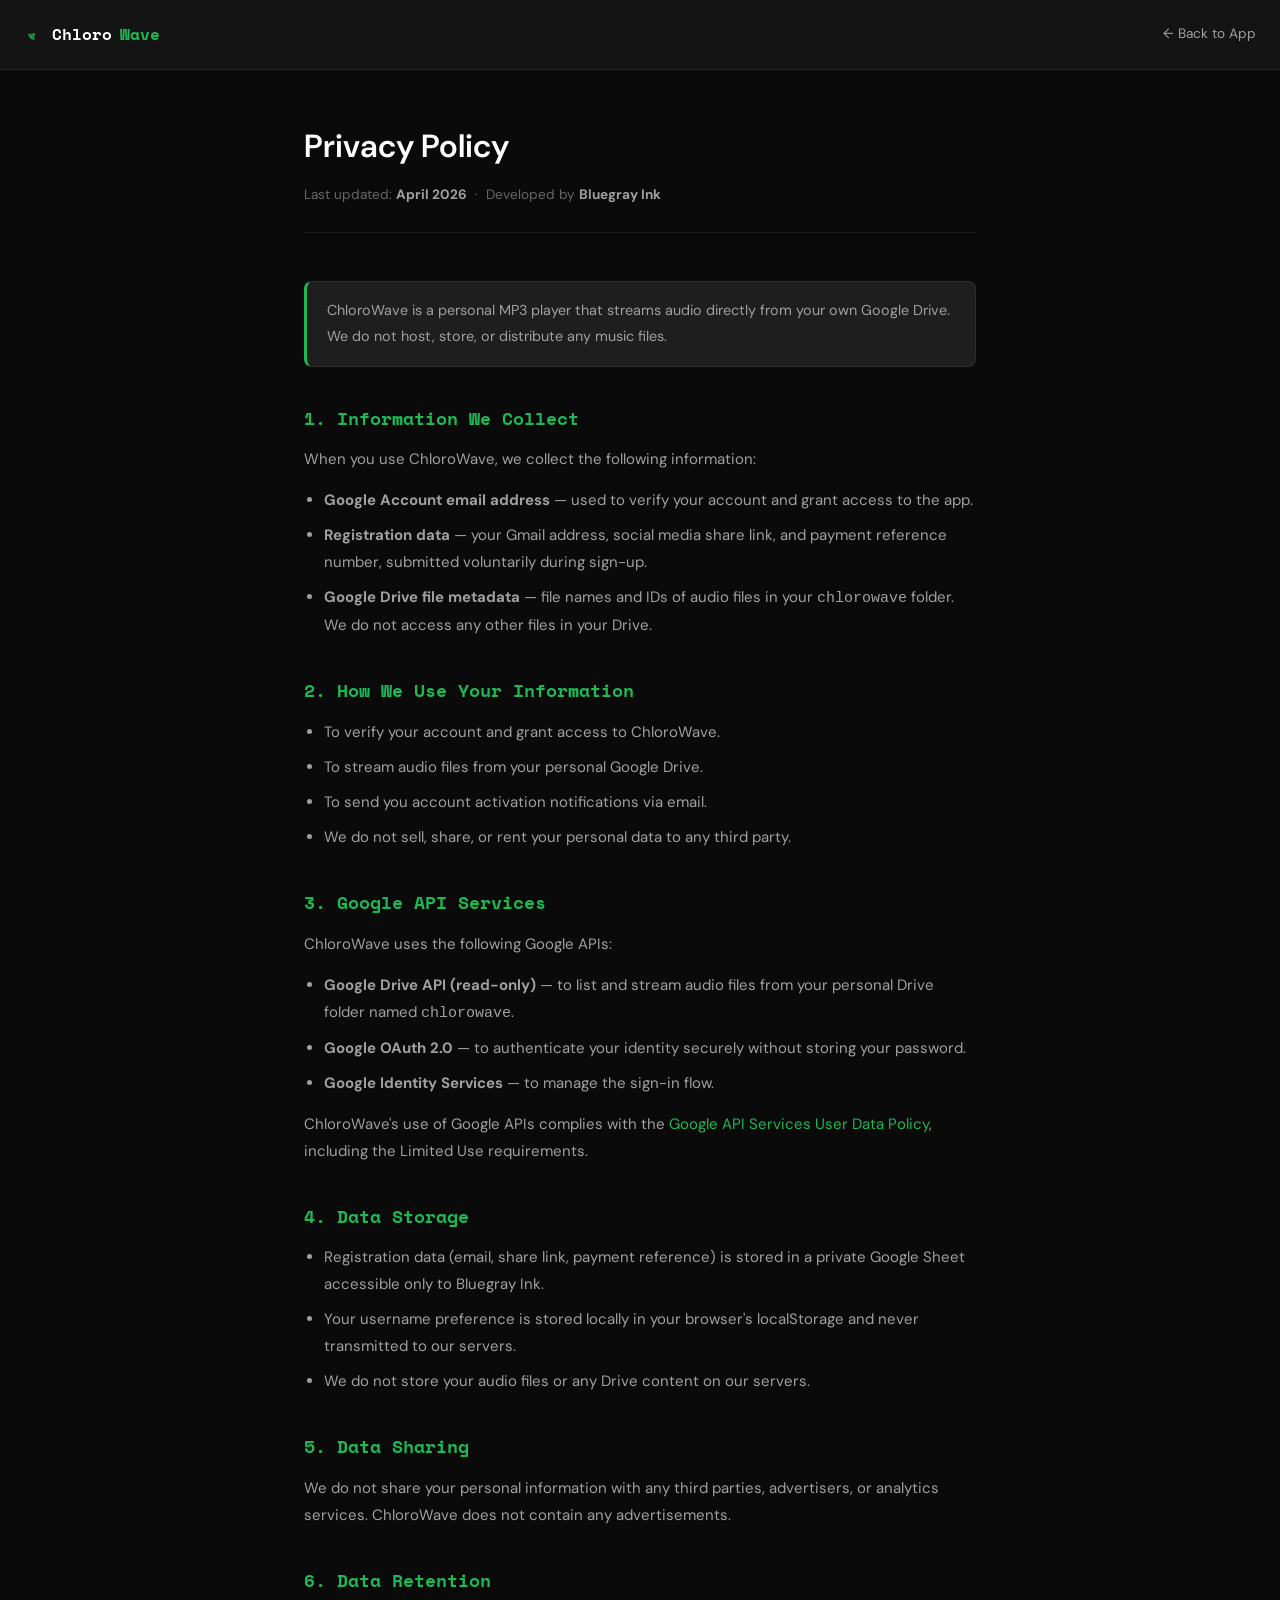
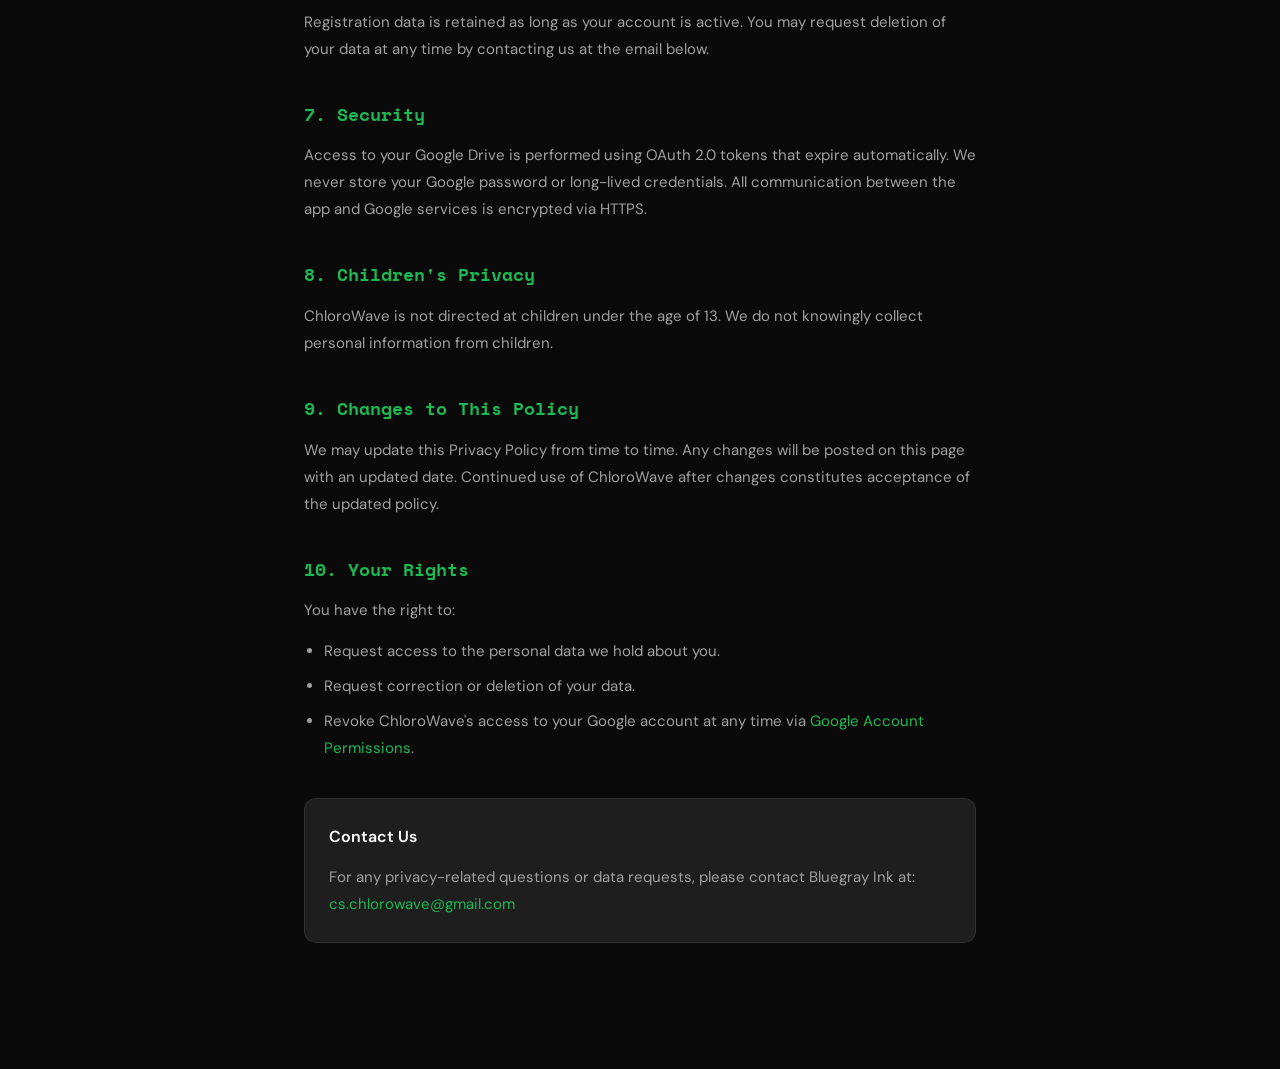
<file: privacy-policy.html>
<!DOCTYPE html>
<html lang="en">
<head>
    <meta charset="UTF-8">
    <meta name="viewport" content="width=device-width, initial-scale=1.0">
    <title>Privacy Policy — ChloroWave</title>
    <link rel="preconnect" href="https://fonts.googleapis.com">
    <link href="https://fonts.googleapis.com/css2?family=DM+Sans:wght@300;400;500;600&family=Space+Mono:wght@400;700&display=swap" rel="stylesheet">
    <style>
        :root {
            --green: #1DB954;
            --bg: #0a0a0a;
            --surface: #141414;
            --surface-2: #1e1e1e;
            --border: rgba(255,255,255,0.08);
            --text: #ffffff;
            --text-dim: #a0a0a0;
            --text-muted: #666666;
            --mono: 'Space Mono', monospace;
            --sans: 'DM Sans', sans-serif;
        }

        * { box-sizing: border-box; margin: 0; padding: 0; }

        body {
            background: var(--bg);
            color: var(--text);
            font-family: var(--sans);
            font-size: 15px;
            line-height: 1.8;
            padding: 0 0 80px;
        }

        header {
            background: var(--surface);
            border-bottom: 1px solid var(--border);
            padding: 20px 24px;
            display: flex;
            align-items: center;
            justify-content: space-between;
        }

        .logo {
            font-family: var(--mono);
            font-size: 1rem;
            font-weight: 700;
            color: var(--text);
            text-decoration: none;
            display: flex;
            align-items: center;
            gap: 8px;
        }

        .logo span { color: var(--green); }

        .back-btn {
            color: var(--text-dim);
            text-decoration: none;
            font-size: 0.85rem;
            display: flex;
            align-items: center;
            gap: 6px;
            transition: color 0.2s;
        }

        .back-btn:hover { color: var(--green); }

        .container {
            max-width: 720px;
            margin: 0 auto;
            padding: 48px 24px;
        }

        .page-title {
            font-size: 2rem;
            font-weight: 600;
            margin-bottom: 8px;
        }

        .page-meta {
            color: var(--text-muted);
            font-size: 0.85rem;
            margin-bottom: 48px;
            padding-bottom: 24px;
            border-bottom: 1px solid var(--border);
        }

        .page-meta strong { color: var(--text-dim); }

        h2 {
            font-size: 1.1rem;
            font-weight: 600;
            color: var(--green);
            margin: 36px 0 12px;
            font-family: var(--mono);
        }

        p { color: var(--text-dim); margin-bottom: 14px; }

        ul {
            color: var(--text-dim);
            padding-left: 20px;
            margin-bottom: 14px;
        }

        ul li { margin-bottom: 8px; }

        a { color: var(--green); text-decoration: none; }
        a:hover { text-decoration: underline; }

        .highlight-box {
            background: var(--surface-2);
            border: 1px solid var(--border);
            border-left: 3px solid var(--green);
            border-radius: 8px;
            padding: 16px 20px;
            margin: 20px 0;
            color: var(--text-dim);
            font-size: 0.9rem;
        }

        .contact-card {
            background: var(--surface-2);
            border: 1px solid var(--border);
            border-radius: 12px;
            padding: 24px;
            margin-top: 36px;
        }

        .contact-card h3 {
            font-size: 1rem;
            font-weight: 600;
            margin-bottom: 12px;
        }

        .contact-card p { margin: 0; }
    </style>
</head>
<body>

<header>
    <a href="./index.html" class="logo">
        <svg width="20" height="20" viewBox="0 0 32 32" fill="none">
            <path d="M8 16c0 4.418 3.582 8 8 8" stroke="#1DB954" stroke-width="2" stroke-linecap="round"/>
            <path d="M11 16c0 2.761 2.239 5 5 5" stroke="#1DB954" stroke-width="2" stroke-linecap="round"/>
            <path d="M14 16c0 1.105.895 2 2 2" stroke="#1DB954" stroke-width="2" stroke-linecap="round"/>
            <circle cx="16" cy="16" r="1.5" fill="#1DB954"/>
        </svg>
        Chloro<span>Wave</span>
    </a>
    <a href="./index.html" class="back-btn">← Back to App</a>
</header>

<div class="container">
    <h1 class="page-title">Privacy Policy</h1>
    <div class="page-meta">
        Last updated: <strong>April 2026</strong> &nbsp;·&nbsp; Developed by <strong>Bluegray Ink</strong>
    </div>

    <div class="highlight-box">
        ChloroWave is a personal MP3 player that streams audio directly from your own Google Drive. We do not host, store, or distribute any music files.
    </div>

    <h2>1. Information We Collect</h2>
    <p>When you use ChloroWave, we collect the following information:</p>
    <ul>
        <li><strong>Google Account email address</strong> — used to verify your account and grant access to the app.</li>
        <li><strong>Registration data</strong> — your Gmail address, social media share link, and payment reference number, submitted voluntarily during sign-up.</li>
        <li><strong>Google Drive file metadata</strong> — file names and IDs of audio files in your <code>chlorowave</code> folder. We do not access any other files in your Drive.</li>
    </ul>

    <h2>2. How We Use Your Information</h2>
    <ul>
        <li>To verify your account and grant access to ChloroWave.</li>
        <li>To stream audio files from your personal Google Drive.</li>
        <li>To send you account activation notifications via email.</li>
        <li>We do not sell, share, or rent your personal data to any third party.</li>
    </ul>

    <h2>3. Google API Services</h2>
    <p>ChloroWave uses the following Google APIs:</p>
    <ul>
        <li><strong>Google Drive API (read-only)</strong> — to list and stream audio files from your personal Drive folder named <code>chlorowave</code>.</li>
        <li><strong>Google OAuth 2.0</strong> — to authenticate your identity securely without storing your password.</li>
        <li><strong>Google Identity Services</strong> — to manage the sign-in flow.</li>
    </ul>
    <p>ChloroWave's use of Google APIs complies with the <a href="https://developers.google.com/terms/api-services-user-data-policy" target="_blank">Google API Services User Data Policy</a>, including the Limited Use requirements.</p>

    <h2>4. Data Storage</h2>
    <ul>
        <li>Registration data (email, share link, payment reference) is stored in a private Google Sheet accessible only to Bluegray Ink.</li>
        <li>Your username preference is stored locally in your browser's localStorage and never transmitted to our servers.</li>
        <li>We do not store your audio files or any Drive content on our servers.</li>
    </ul>

    <h2>5. Data Sharing</h2>
    <p>We do not share your personal information with any third parties, advertisers, or analytics services. ChloroWave does not contain any advertisements.</p>

    <h2>6. Data Retention</h2>
    <p>Registration data is retained as long as your account is active. You may request deletion of your data at any time by contacting us at the email below.</p>

    <h2>7. Security</h2>
    <p>Access to your Google Drive is performed using OAuth 2.0 tokens that expire automatically. We never store your Google password or long-lived credentials. All communication between the app and Google services is encrypted via HTTPS.</p>

    <h2>8. Children's Privacy</h2>
    <p>ChloroWave is not directed at children under the age of 13. We do not knowingly collect personal information from children.</p>

    <h2>9. Changes to This Policy</h2>
    <p>We may update this Privacy Policy from time to time. Any changes will be posted on this page with an updated date. Continued use of ChloroWave after changes constitutes acceptance of the updated policy.</p>

    <h2>10. Your Rights</h2>
    <p>You have the right to:</p>
    <ul>
        <li>Request access to the personal data we hold about you.</li>
        <li>Request correction or deletion of your data.</li>
        <li>Revoke ChloroWave's access to your Google account at any time via <a href="https://myaccount.google.com/permissions" target="_blank">Google Account Permissions</a>.</li>
    </ul>

    <div class="contact-card">
        <h3>Contact Us</h3>
        <p>For any privacy-related questions or data requests, please contact Bluegray Ink at:<br>
        <a href="mailto:cs.chlorowave@gmail.com">cs.chlorowave@gmail.com</a></p>
    </div>
</div>

</body>
</html>
</file>
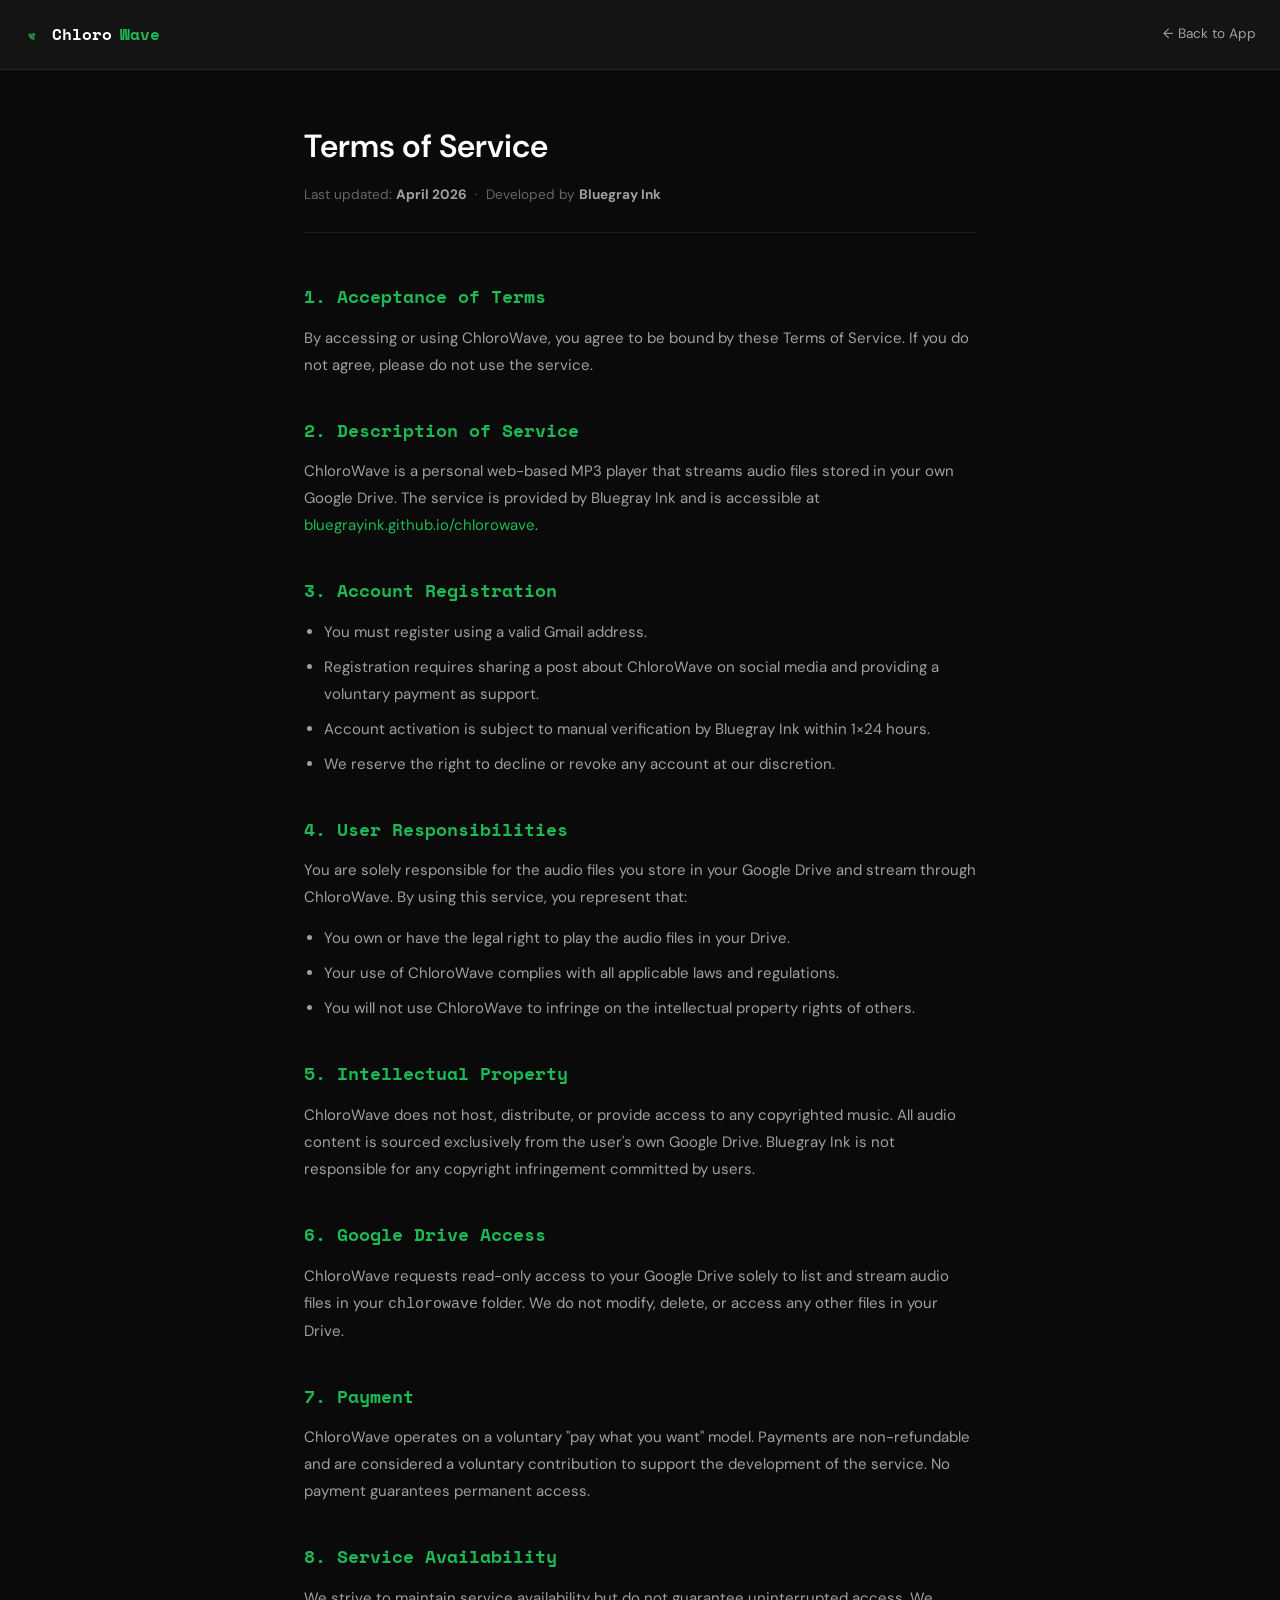
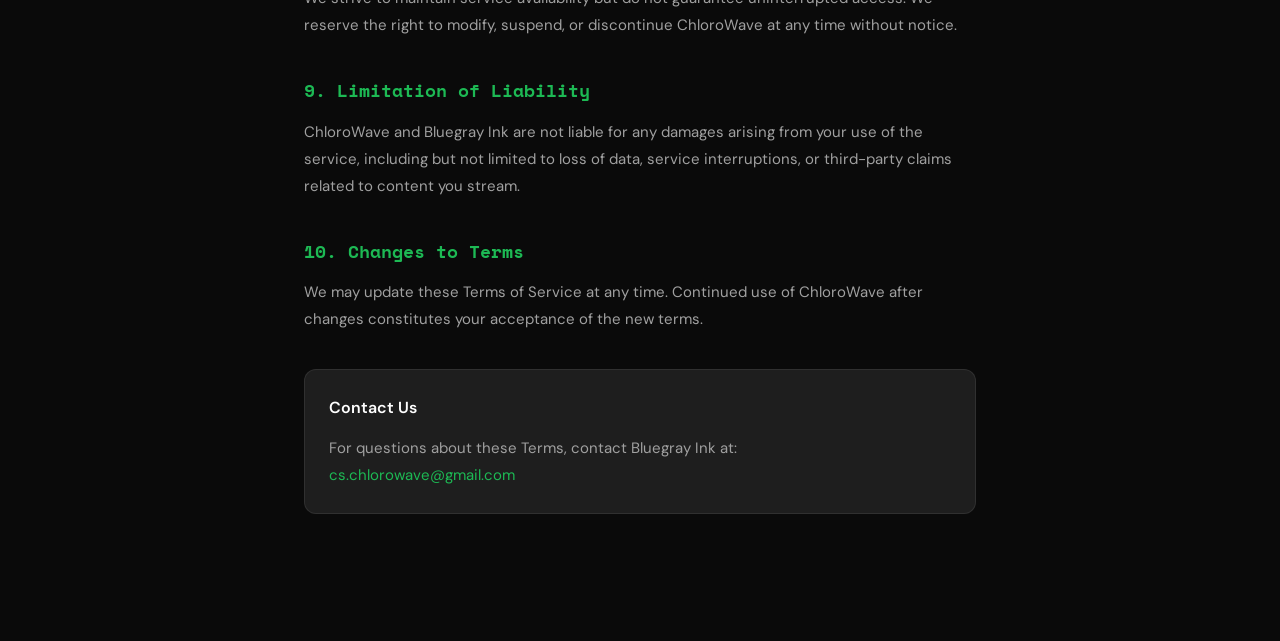
<file: terms.html>
<!DOCTYPE html>
<html lang="en">
<head>
    <meta charset="UTF-8">
    <meta name="viewport" content="width=device-width, initial-scale=1.0">
    <title>Terms of Service — ChloroWave</title>
    <link rel="preconnect" href="https://fonts.googleapis.com">
    <link href="https://fonts.googleapis.com/css2?family=DM+Sans:wght@300;400;500;600&family=Space+Mono:wght@400;700&display=swap" rel="stylesheet">
    <style>
        :root {
            --green: #1DB954;
            --bg: #0a0a0a;
            --surface: #141414;
            --surface-2: #1e1e1e;
            --border: rgba(255,255,255,0.08);
            --text: #ffffff;
            --text-dim: #a0a0a0;
            --text-muted: #666666;
            --mono: 'Space Mono', monospace;
            --sans: 'DM Sans', sans-serif;
        }
        * { box-sizing: border-box; margin: 0; padding: 0; }
        body { background: var(--bg); color: var(--text); font-family: var(--sans); font-size: 15px; line-height: 1.8; padding: 0 0 80px; }
        header { background: var(--surface); border-bottom: 1px solid var(--border); padding: 20px 24px; display: flex; align-items: center; justify-content: space-between; }
        .logo { font-family: var(--mono); font-size: 1rem; font-weight: 700; color: var(--text); text-decoration: none; display: flex; align-items: center; gap: 8px; }
        .logo span { color: var(--green); }
        .back-btn { color: var(--text-dim); text-decoration: none; font-size: 0.85rem; display: flex; align-items: center; gap: 6px; transition: color 0.2s; }
        .back-btn:hover { color: var(--green); }
        .container { max-width: 720px; margin: 0 auto; padding: 48px 24px; }
        .page-title { font-size: 2rem; font-weight: 600; margin-bottom: 8px; }
        .page-meta { color: var(--text-muted); font-size: 0.85rem; margin-bottom: 48px; padding-bottom: 24px; border-bottom: 1px solid var(--border); }
        .page-meta strong { color: var(--text-dim); }
        h2 { font-size: 1.1rem; font-weight: 600; color: var(--green); margin: 36px 0 12px; font-family: var(--mono); }
        p { color: var(--text-dim); margin-bottom: 14px; }
        ul { color: var(--text-dim); padding-left: 20px; margin-bottom: 14px; }
        ul li { margin-bottom: 8px; }
        a { color: var(--green); text-decoration: none; }
        a:hover { text-decoration: underline; }
        .contact-card { background: var(--surface-2); border: 1px solid var(--border); border-radius: 12px; padding: 24px; margin-top: 36px; }
        .contact-card h3 { font-size: 1rem; font-weight: 600; margin-bottom: 12px; }
        .contact-card p { margin: 0; }
    </style>
</head>
<body>

<header>
    <a href="./index.html" class="logo">
        <svg width="20" height="20" viewBox="0 0 32 32" fill="none">
            <path d="M8 16c0 4.418 3.582 8 8 8" stroke="#1DB954" stroke-width="2" stroke-linecap="round"/>
            <path d="M11 16c0 2.761 2.239 5 5 5" stroke="#1DB954" stroke-width="2" stroke-linecap="round"/>
            <path d="M14 16c0 1.105.895 2 2 2" stroke="#1DB954" stroke-width="2" stroke-linecap="round"/>
            <circle cx="16" cy="16" r="1.5" fill="#1DB954"/>
        </svg>
        Chloro<span>Wave</span>
    </a>
    <a href="./index.html" class="back-btn">← Back to App</a>
</header>

<div class="container">
    <h1 class="page-title">Terms of Service</h1>
    <div class="page-meta">
        Last updated: <strong>April 2026</strong> &nbsp;·&nbsp; Developed by <strong>Bluegray Ink</strong>
    </div>

    <h2>1. Acceptance of Terms</h2>
    <p>By accessing or using ChloroWave, you agree to be bound by these Terms of Service. If you do not agree, please do not use the service.</p>

    <h2>2. Description of Service</h2>
    <p>ChloroWave is a personal web-based MP3 player that streams audio files stored in your own Google Drive. The service is provided by Bluegray Ink and is accessible at <a href="https://bluegrayink.github.io/chlorowave">bluegrayink.github.io/chlorowave</a>.</p>

    <h2>3. Account Registration</h2>
    <ul>
        <li>You must register using a valid Gmail address.</li>
        <li>Registration requires sharing a post about ChloroWave on social media and providing a voluntary payment as support.</li>
        <li>Account activation is subject to manual verification by Bluegray Ink within 1×24 hours.</li>
        <li>We reserve the right to decline or revoke any account at our discretion.</li>
    </ul>

    <h2>4. User Responsibilities</h2>
    <p>You are solely responsible for the audio files you store in your Google Drive and stream through ChloroWave. By using this service, you represent that:</p>
    <ul>
        <li>You own or have the legal right to play the audio files in your Drive.</li>
        <li>Your use of ChloroWave complies with all applicable laws and regulations.</li>
        <li>You will not use ChloroWave to infringe on the intellectual property rights of others.</li>
    </ul>

    <h2>5. Intellectual Property</h2>
    <p>ChloroWave does not host, distribute, or provide access to any copyrighted music. All audio content is sourced exclusively from the user's own Google Drive. Bluegray Ink is not responsible for any copyright infringement committed by users.</p>

    <h2>6. Google Drive Access</h2>
    <p>ChloroWave requests read-only access to your Google Drive solely to list and stream audio files in your <code>chlorowave</code> folder. We do not modify, delete, or access any other files in your Drive.</p>

    <h2>7. Payment</h2>
    <p>ChloroWave operates on a voluntary "pay what you want" model. Payments are non-refundable and are considered a voluntary contribution to support the development of the service. No payment guarantees permanent access.</p>

    <h2>8. Service Availability</h2>
    <p>We strive to maintain service availability but do not guarantee uninterrupted access. We reserve the right to modify, suspend, or discontinue ChloroWave at any time without notice.</p>

    <h2>9. Limitation of Liability</h2>
    <p>ChloroWave and Bluegray Ink are not liable for any damages arising from your use of the service, including but not limited to loss of data, service interruptions, or third-party claims related to content you stream.</p>

    <h2>10. Changes to Terms</h2>
    <p>We may update these Terms of Service at any time. Continued use of ChloroWave after changes constitutes your acceptance of the new terms.</p>

    <div class="contact-card">
        <h3>Contact Us</h3>
        <p>For questions about these Terms, contact Bluegray Ink at:<br>
        <a href="mailto:cs.chlorowave@gmail.com">cs.chlorowave@gmail.com</a></p>
    </div>
</div>

</body>
</html>
</file>
